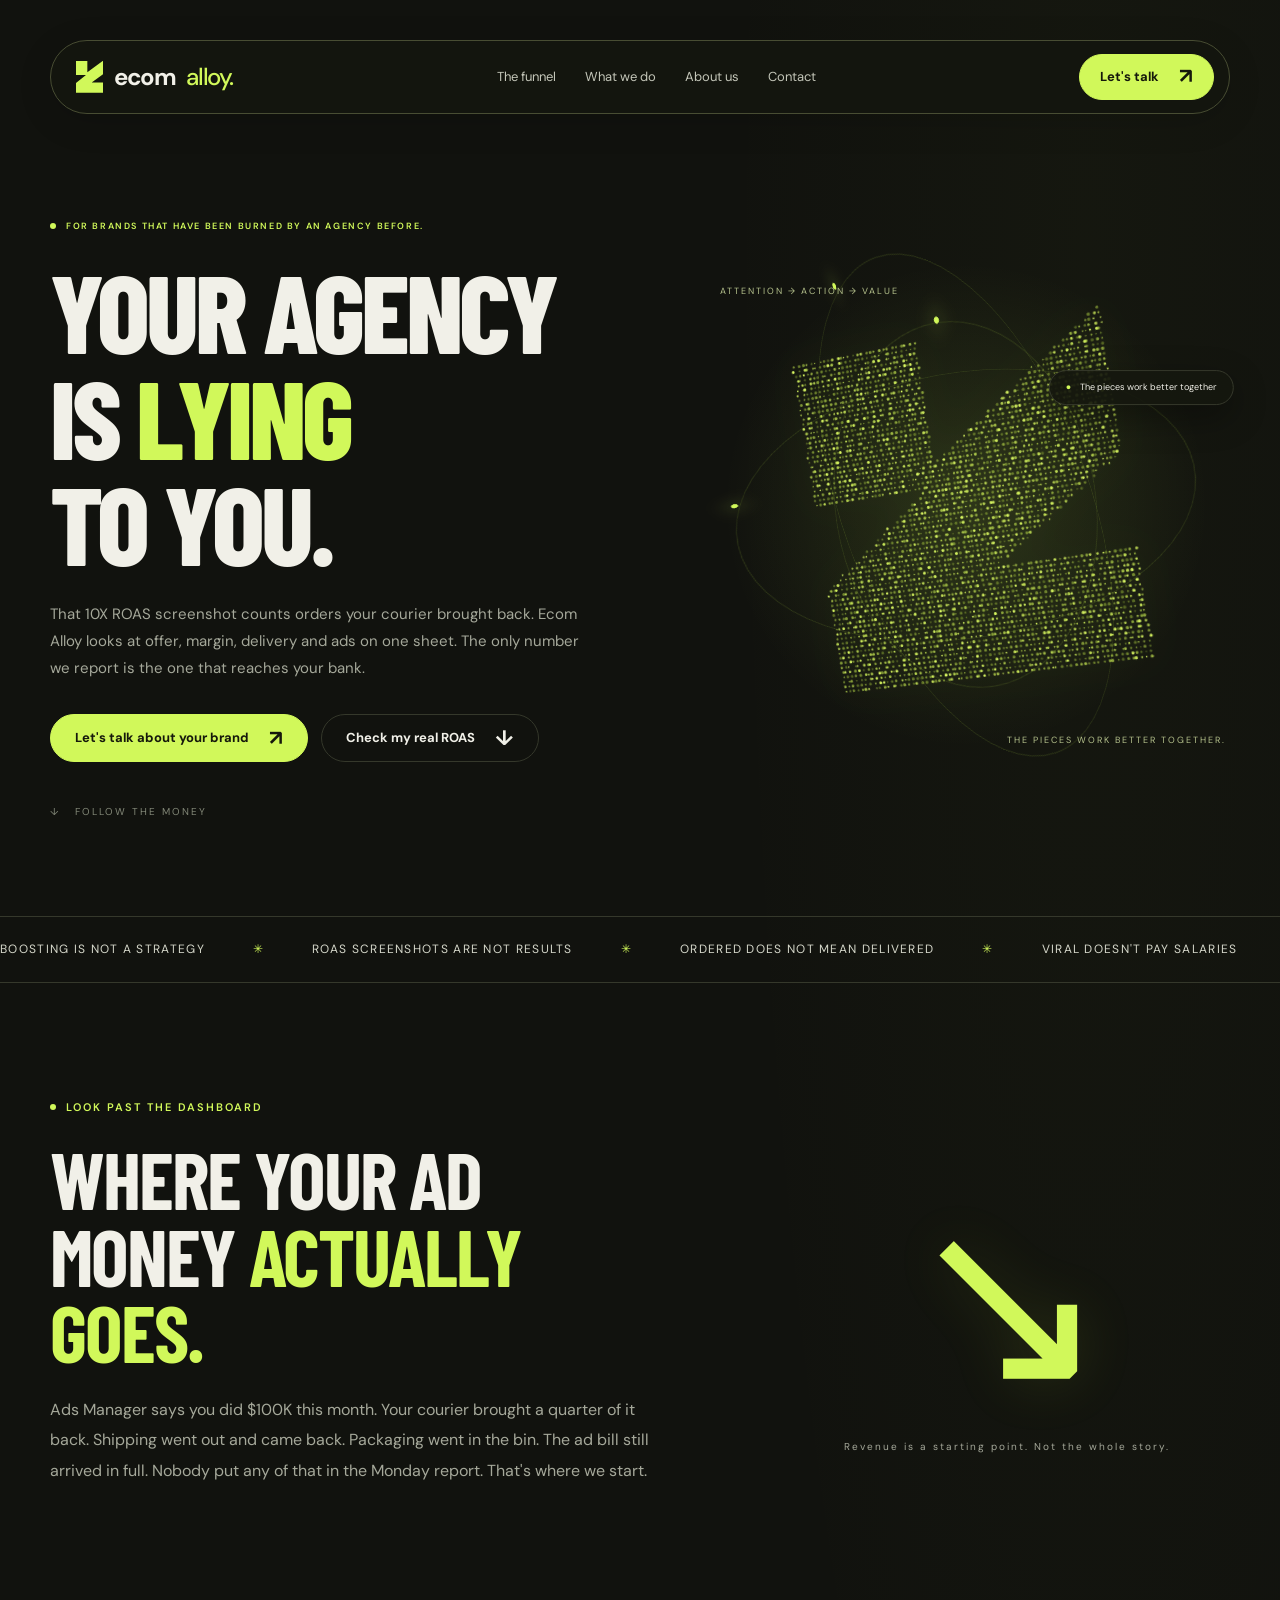
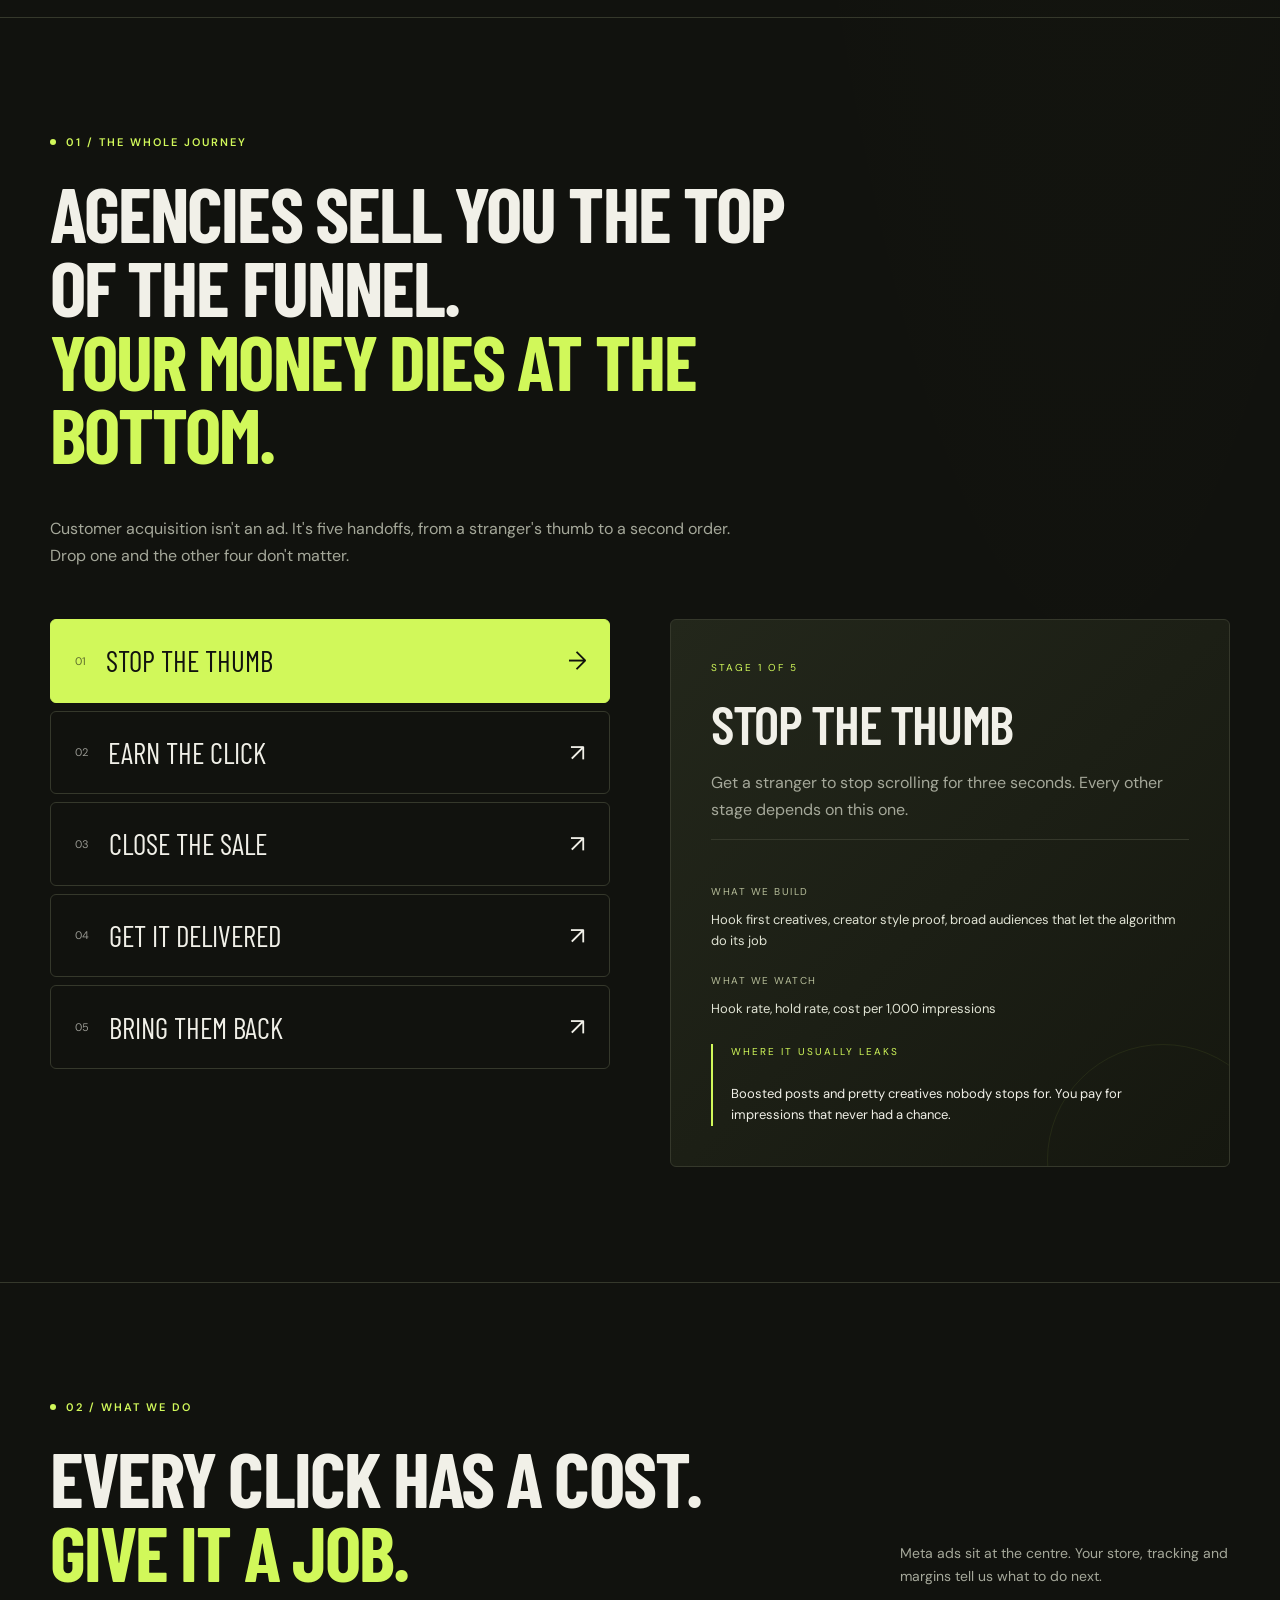
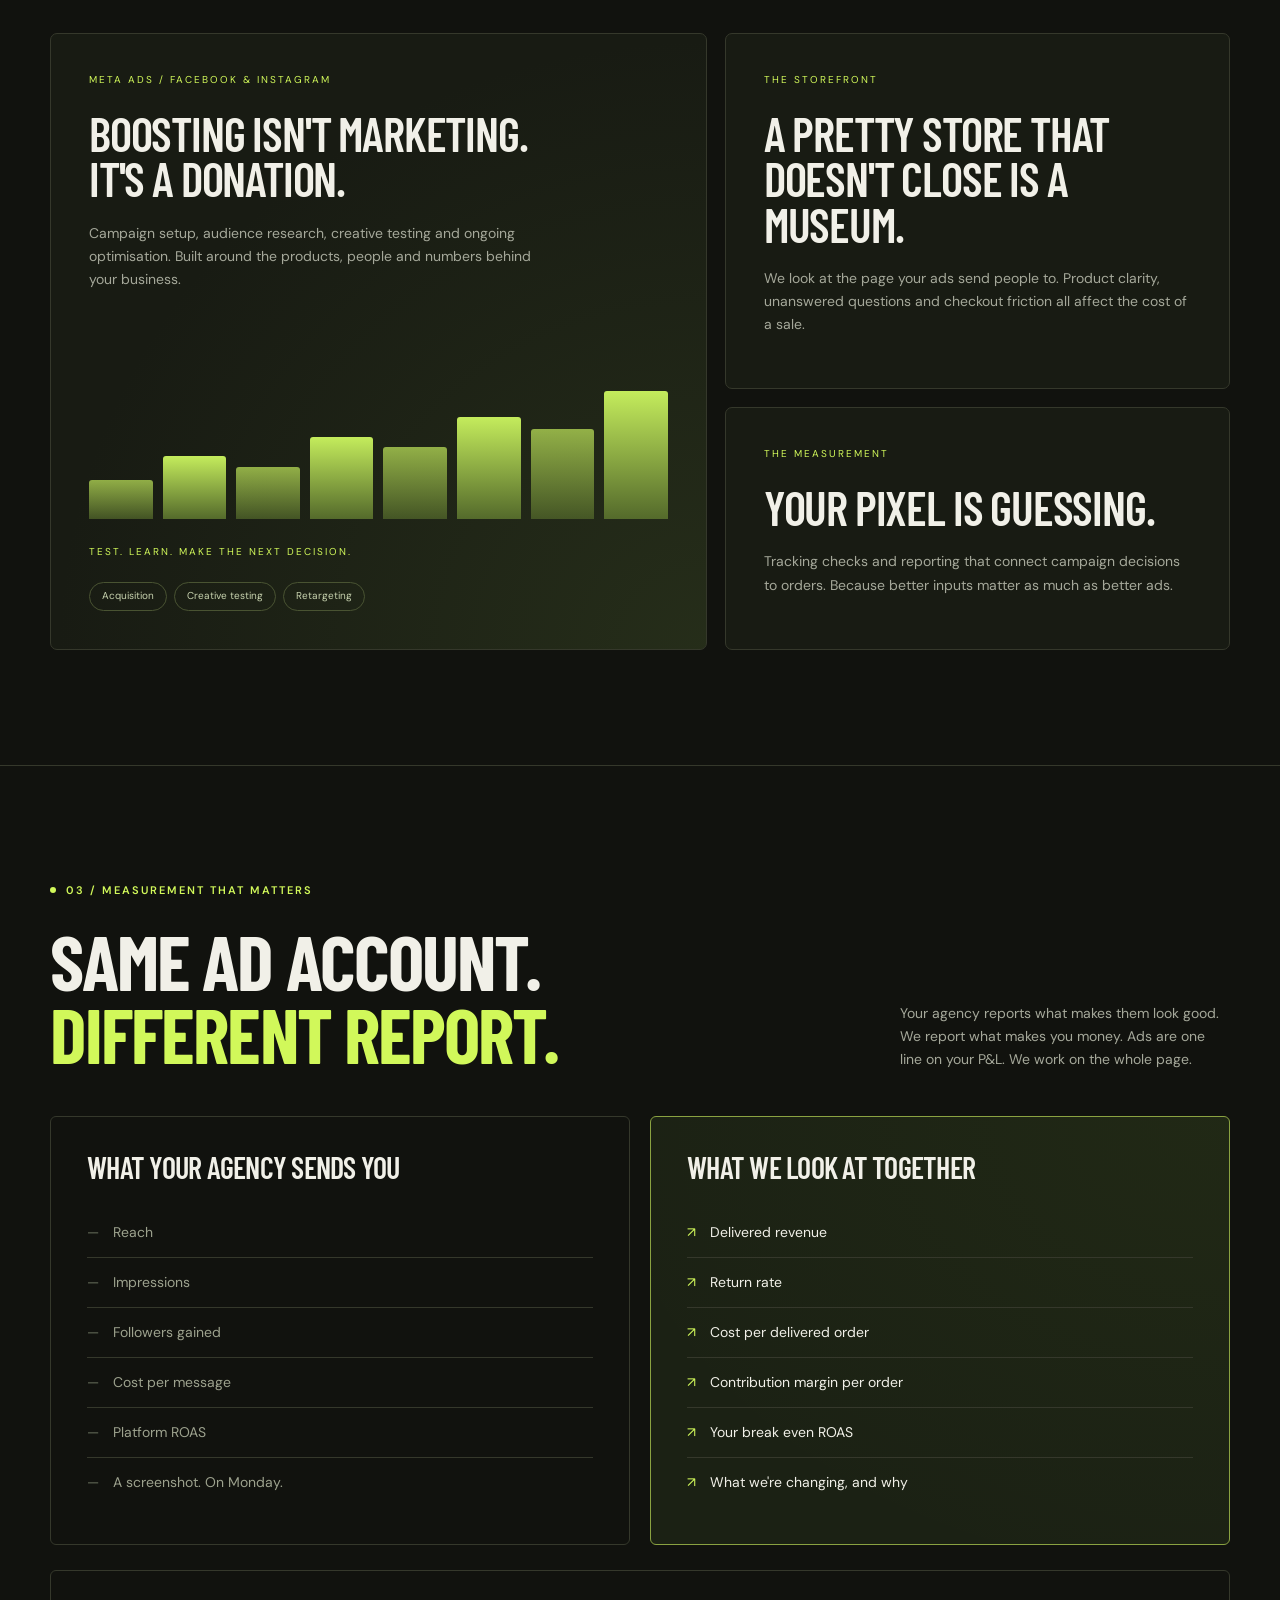
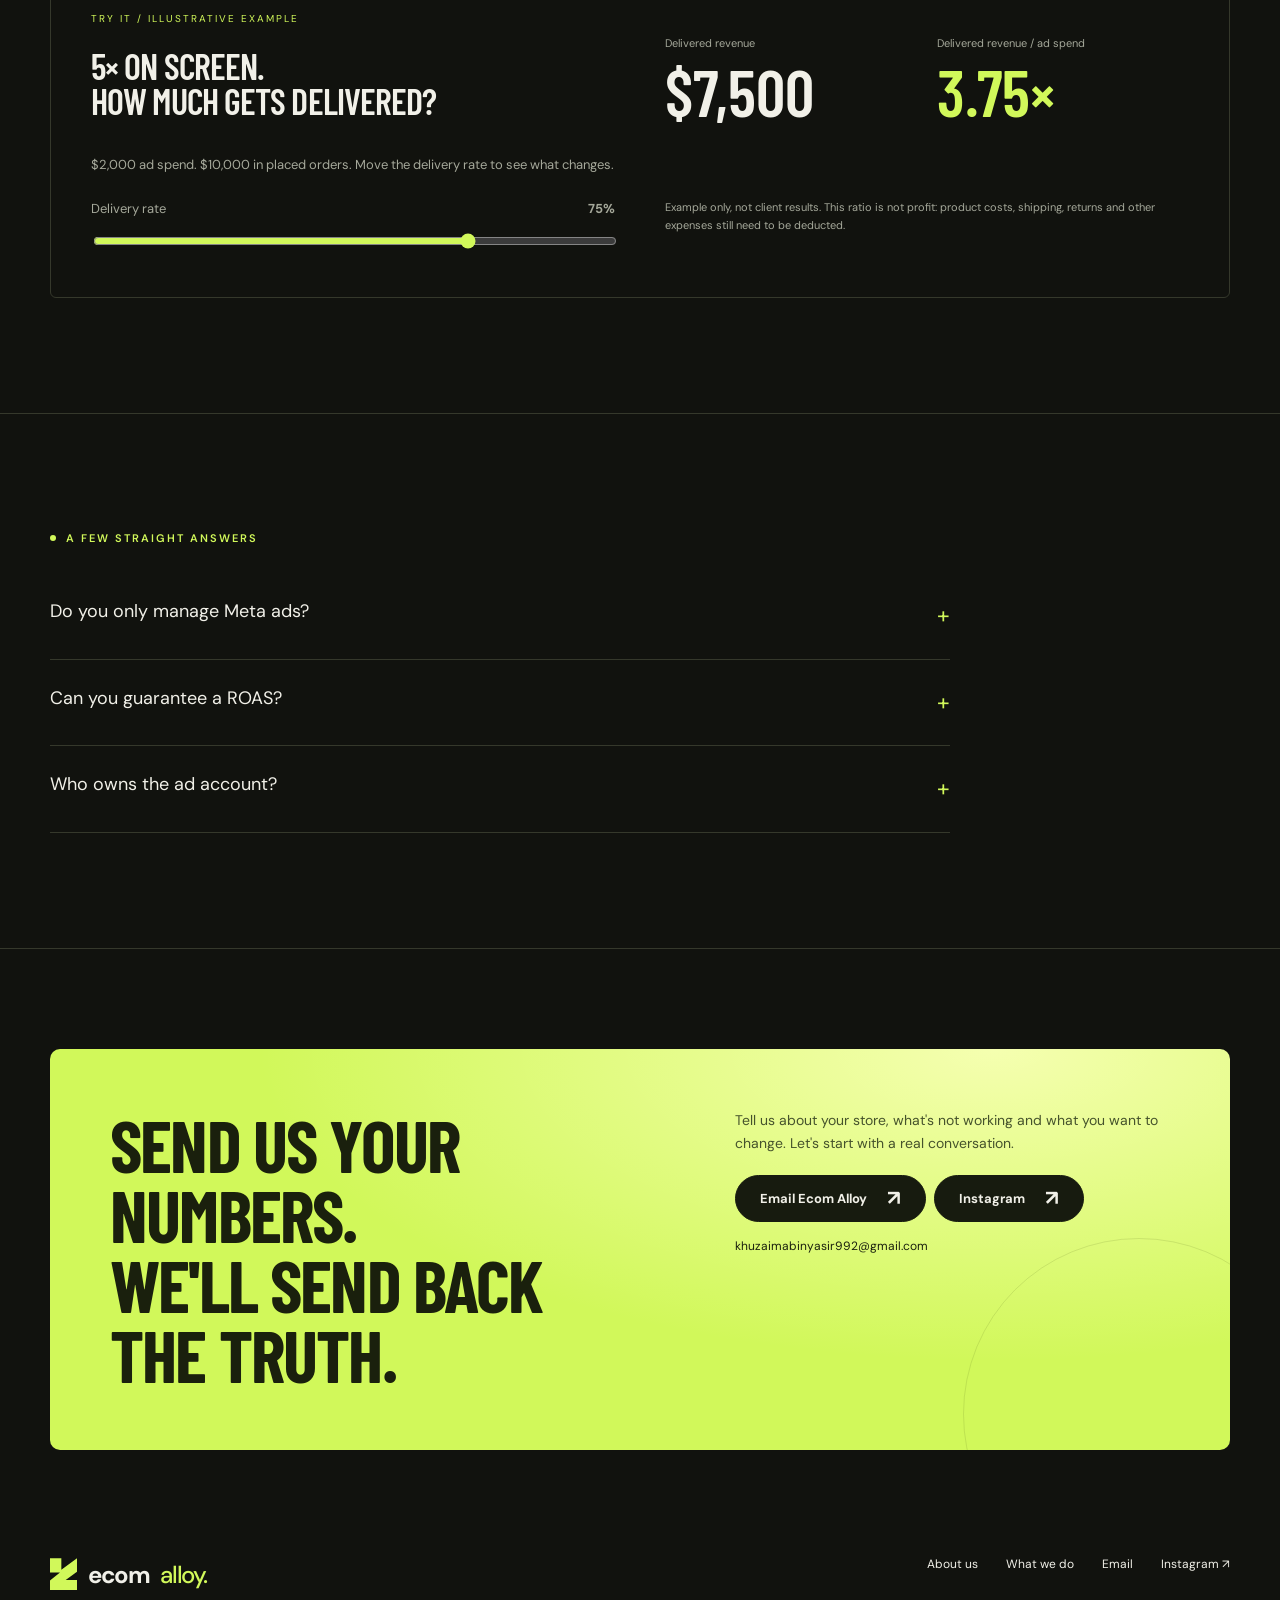
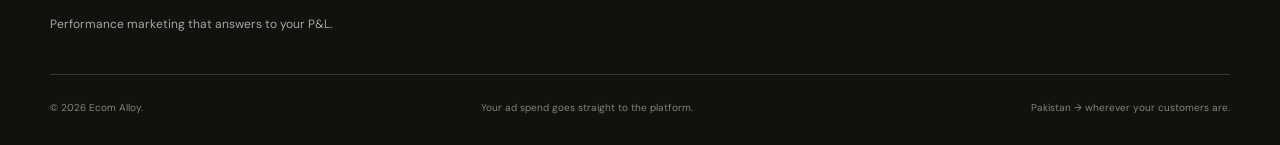
<file: index.html>
<!doctype html><html lang="en"><head><meta charset="utf-8"><meta name="viewport" content="width=device-width, initial-scale=1"><title>Ecom Alloy | Performance marketing that answers to your P&amp;L</title><meta name="description" content="Ecom Alloy. Meta ads, clear measurement and an ecommerce approach that looks beyond platform ROAS."><meta name="theme-color" content="#11120e"><link rel="icon" href="favicon.svg" type="image/svg+xml"><link rel="stylesheet" href="style.css"><link rel="stylesheet" href="refinements.css"><script src="app.js" defer></script></head><body><a class="skip" href="#main">Skip to content</a>
<div class="nav-wrap"><header class="nav wrap"><a class="brand" href="./" aria-label="Ecom Alloy home"><span class="mark" aria-hidden="true"></span>ecom<b>alloy.</b></a><nav class="nav-links" aria-label="Main navigation" id="menu"><a href="#funnel">The funnel</a><a href="#services">What we do</a><a href="about.html">About us</a><a href="#contact">Contact</a></nav><a class="button primary" href="#contact">Let's talk <span class="arrow">↗</span></a><button class="menu-toggle" aria-label="Toggle navigation" aria-controls="menu" aria-expanded="false">☰</button></header></div>
<main id="main"><section class="hero wrap"><div class="hero-copy reveal"><div class="eyebrow">For brands that have been burned by an agency before.</div><h1>Your agency<br>is <em>lying</em><br>to you.</h1><p>That 10X ROAS screenshot counts orders your courier brought back. Ecom Alloy looks at offer, margin, delivery and ads on one sheet. The only number we report is the one that reaches your bank.</p><div class="hero-actions"><a href="#contact" class="button primary">Let's talk about your brand <span class="arrow">↗</span></a><a href="#check" class="button">Check my real ROAS <span class="arrow">↓</span></a></div><a class="scroll-note" href="#funnel"><span>↓</span> Follow the money</a></div><div class="hero-graphic" aria-hidden="true"><div class="orbit"></div><div class="orbit"></div><div class="orbit"></div><span class="graphic-label top">Attention → action → value</span><svg class="alloy-art" viewBox="0 0 500 500"><defs><linearGradient id="alloy" x1="0" y1="0" x2="1" y2="1"><stop stop-color="#edffad"/><stop offset=".38" stop-color="#c4ef50"/><stop offset=".7" stop-color="#789c27"/><stop offset="1" stop-color="#d6ff70"/></linearGradient><pattern id="dots" width="7" height="7" patternUnits="userSpaceOnUse"><circle cx="2" cy="2" r="1.5" fill="#13180c" opacity=".5"/></pattern></defs><g transform="rotate(-8 250 250)"><path d="M77 87h139v130L407 87v137L253 328h154v90H77V301l139-94H77z" fill="url(#alloy)"/><path d="M77 87h139v130L407 87v137L253 328h154v90H77V301l139-94H77z" fill="url(#dots)"/><path d="M77 87h139v130L407 87" fill="none" stroke="#f0ffc4" stroke-width="2" opacity=".8"/></g></svg><div class="graphic-badge"><span>●</span> Built around the business.</div><span class="graphic-label bottom">The pieces work better together.</span></div></section>
<div class="ticker" aria-label="Things we believe"><div class="ticker-track"><span>Boosting is not a strategy</span><span>ROAS screenshots are not results</span><span>Ordered does not mean delivered</span><span>Viral doesn't pay salaries</span><span>Sales matter. Margins matter more.</span><span>40 campaigns is not a structure</span><span aria-hidden="true">Boosting is not a strategy</span><span aria-hidden="true">ROAS screenshots are not results</span><span aria-hidden="true">Ordered does not mean delivered</span><span aria-hidden="true">Viral doesn't pay salaries</span><span aria-hidden="true">Sales matter. Margins matter more.</span><span aria-hidden="true">40 campaigns is not a structure</span></div></div>
<section class="section"><div class="wrap statement"><div><span class="eyebrow">Look past the dashboard</span><h2>Where your ad money <span class="lime">actually goes.</span></h2><p>Ads Manager says you did $100K this month. Your courier brought a quarter of it back. Shipping went out and came back. Packaging went in the bin. The ad bill still arrived in full. Nobody put any of that in the Monday report. That's where we start.</p></div><div class="statement-art" aria-hidden="true"><span class="cross-arrow">↘</span><span class="caption">Revenue is a starting point. Not the whole story.</span></div></div></section>
<section id="funnel" class="section"><div class="wrap"><span class="eyebrow">01 / The whole journey</span><div class="section-head"><h2>Agencies sell you the top of the funnel.<br><span class="lime">Your money dies at the bottom.</span></h2></div><p class="section-intro">Customer acquisition isn't an ad. It's five handoffs, from a stranger's thumb to a second order. Drop one and the other four don't matter.</p><div class="funnel"><div class="stages" role="tablist" aria-label="Customer acquisition stages" aria-orientation="vertical"><button class="stage" role="tab" id="stage-0" aria-controls="funnel-panel" aria-selected="true"><span class="stage-num">01</span><span class="stage-title">Stop the thumb</span><span class="stage-arrow">↗</span></button><button class="stage" role="tab" id="stage-1" aria-controls="funnel-panel" aria-selected="false" tabindex="-1"><span class="stage-num">02</span><span class="stage-title">Earn the click</span><span class="stage-arrow">↗</span></button><button class="stage" role="tab" id="stage-2" aria-controls="funnel-panel" aria-selected="false" tabindex="-1"><span class="stage-num">03</span><span class="stage-title">Close the sale</span><span class="stage-arrow">↗</span></button><button class="stage" role="tab" id="stage-3" aria-controls="funnel-panel" aria-selected="false" tabindex="-1"><span class="stage-num">04</span><span class="stage-title">Get it delivered</span><span class="stage-arrow">↗</span></button><button class="stage" role="tab" id="stage-4" aria-controls="funnel-panel" aria-selected="false" tabindex="-1"><span class="stage-num">05</span><span class="stage-title">Bring them back</span><span class="stage-arrow">↗</span></button></div><div class="funnel-panel" id="funnel-panel" role="tabpanel" tabindex="0" aria-labelledby="stage-0"><span class="small-label">Stage 1 of 5</span><h3>Stop the thumb</h3><p>Get a stranger to stop scrolling for three seconds. Every other stage depends on this one.</p></div></div></div></section>
<section id="services" class="section"><div class="wrap"><span class="eyebrow">02 / What we do</span><div class="section-head"><h2>Every click has a cost.<br><span class="lime">Give it a job.</span></h2><p>Meta ads sit at the centre. Your store, tracking and margins tell us what to do next.</p></div><div class="services"><article class="service main"><div><span class="small-label">Meta Ads / Facebook &amp; Instagram</span><h3>Boosting isn't marketing.<br>It's a donation.</h3><p>Campaign setup, audience research, creative testing and ongoing optimisation. Built around the products, people and numbers behind your business.</p></div><div><div class="ad-visual" aria-hidden="true"><i style="height:30%"></i><i style="height:48%"></i><i style="height:40%"></i><i style="height:63%"></i><i style="height:55%"></i><i style="height:78%"></i><i style="height:69%"></i><i style="height:98%"></i></div><span class="small-label">Test. Learn. Make the next decision.</span><div class="tags"><span class="tag">Acquisition</span><span class="tag">Creative testing</span><span class="tag">Retargeting</span></div></div></article><article class="service"><span class="small-label">The storefront</span><h3>A pretty store that doesn't close is a museum.</h3><p>We look at the page your ads send people to. Product clarity, unanswered questions and checkout friction all affect the cost of a sale.</p></article><article class="service"><span class="small-label">The measurement</span><h3>Your pixel is guessing.</h3><p>Tracking checks and reporting that connect campaign decisions to orders. Because better inputs matter as much as better ads.</p></article></div></div></section>
<section class="section" id="check"><div class="wrap"><span class="eyebrow">03 / Measurement that matters</span><div class="section-head"><h2>Same ad account.<br><span class="lime">Different report.</span></h2><p>Your agency reports what makes them look good. We report what makes you money. Ads are one line on your P&amp;L. We work on the whole page.</p></div><div class="report"><article class="report-side"><h3>What your agency sends you</h3><ul><li>Reach</li><li>Impressions</li><li>Followers gained</li><li>Cost per message</li><li>Platform ROAS</li><li>A screenshot. On Monday.</li></ul></article><article class="report-side good"><h3>What we look at together</h3><ul><li>Delivered revenue</li><li>Return rate</li><li>Cost per delivered order</li><li>Contribution margin per order</li><li>Your break even ROAS</li><li>What we're changing, and why</li></ul></article></div><div class="calculator"><div><span class="small-label">Try it / Illustrative example</span><h3>5× on screen.<br>How much gets delivered?</h3><p style="font-size:13px">$2,000 ad spend. $10,000 in placed orders. Move the delivery rate to see what changes.</p><label for="delivery">Delivery rate <strong id="delivery-label">75%</strong></label><input id="delivery" type="range" min="10" max="100" value="75" step="1"></div><div class="calc-results"><div><small>Delivered revenue</small><strong id="delivered-revenue">$7,500</strong></div><div><small>Delivered revenue / ad spend</small><strong id="real-roas" class="lime">3.75×</strong></div><p>Example only, not client results. This ratio is not profit: product costs, shipping, returns and other expenses still need to be deducted.</p></div></div></div></section>
<section class="section"><div class="wrap"><span class="eyebrow">A few straight answers</span><div class="faq"><details><summary>Do you only manage Meta ads?</summary><p>Meta ads are our focus: campaign setup, testing, optimisation and reporting. We also examine the store and measurement behind those campaigns so the ads have a better foundation.</p></details><details><summary>Can you guarantee a ROAS?</summary><p>Anyone who guarantees ROAS before seeing your margins is guessing with your money. We start with the business, the data and what can realistically be improved.</p></details><details><summary>Who owns the ad account?</summary><p>You do. Campaigns run in your account, and you pay Meta directly. Access and campaign history stay with your business.</p></details></div></div></section>
<section class="contact wrap" id="contact"><div class="contact-box"><h2>Send us your numbers.<br>We'll send back<br>the truth.</h2><div><p>Tell us about your store, what's not working and what you want to change. Let's start with a real conversation.</p><a class="button" href="mailto:khuzaimabinyasir992@gmail.com?subject=Let%27s%20talk%20about%20my%20brand">Email Ecom Alloy <span class="arrow">↗</span></a><a class="button" href="https://www.instagram.com/khuzaima_yasir/" target="_blank" rel="noopener noreferrer">Instagram <span class="arrow">↗</span></a><a class="contact-address" href="mailto:khuzaimabinyasir992@gmail.com">khuzaimabinyasir992@gmail.com</a></div></div></section></main>
<footer class="footer wrap"><div class="footer-top"><div><a class="brand" href="./"><span class="mark" aria-hidden="true"></span>ecom<b>alloy.</b></a><p>Performance marketing that answers to your P&amp;L.</p></div><nav class="footer-links" aria-label="Footer"><a href="about.html">About us</a><a href="#services">What we do</a><a href="mailto:khuzaimabinyasir992@gmail.com">Email</a><a href="https://www.instagram.com/khuzaima_yasir/" target="_blank" rel="noopener noreferrer">Instagram ↗</a></nav></div><div class="footer-bottom"><span>© 2026 Ecom Alloy.</span><span>Your ad spend goes straight to the platform.</span><span>Pakistan → wherever your customers are.</span></div></footer></body></html>
</file>
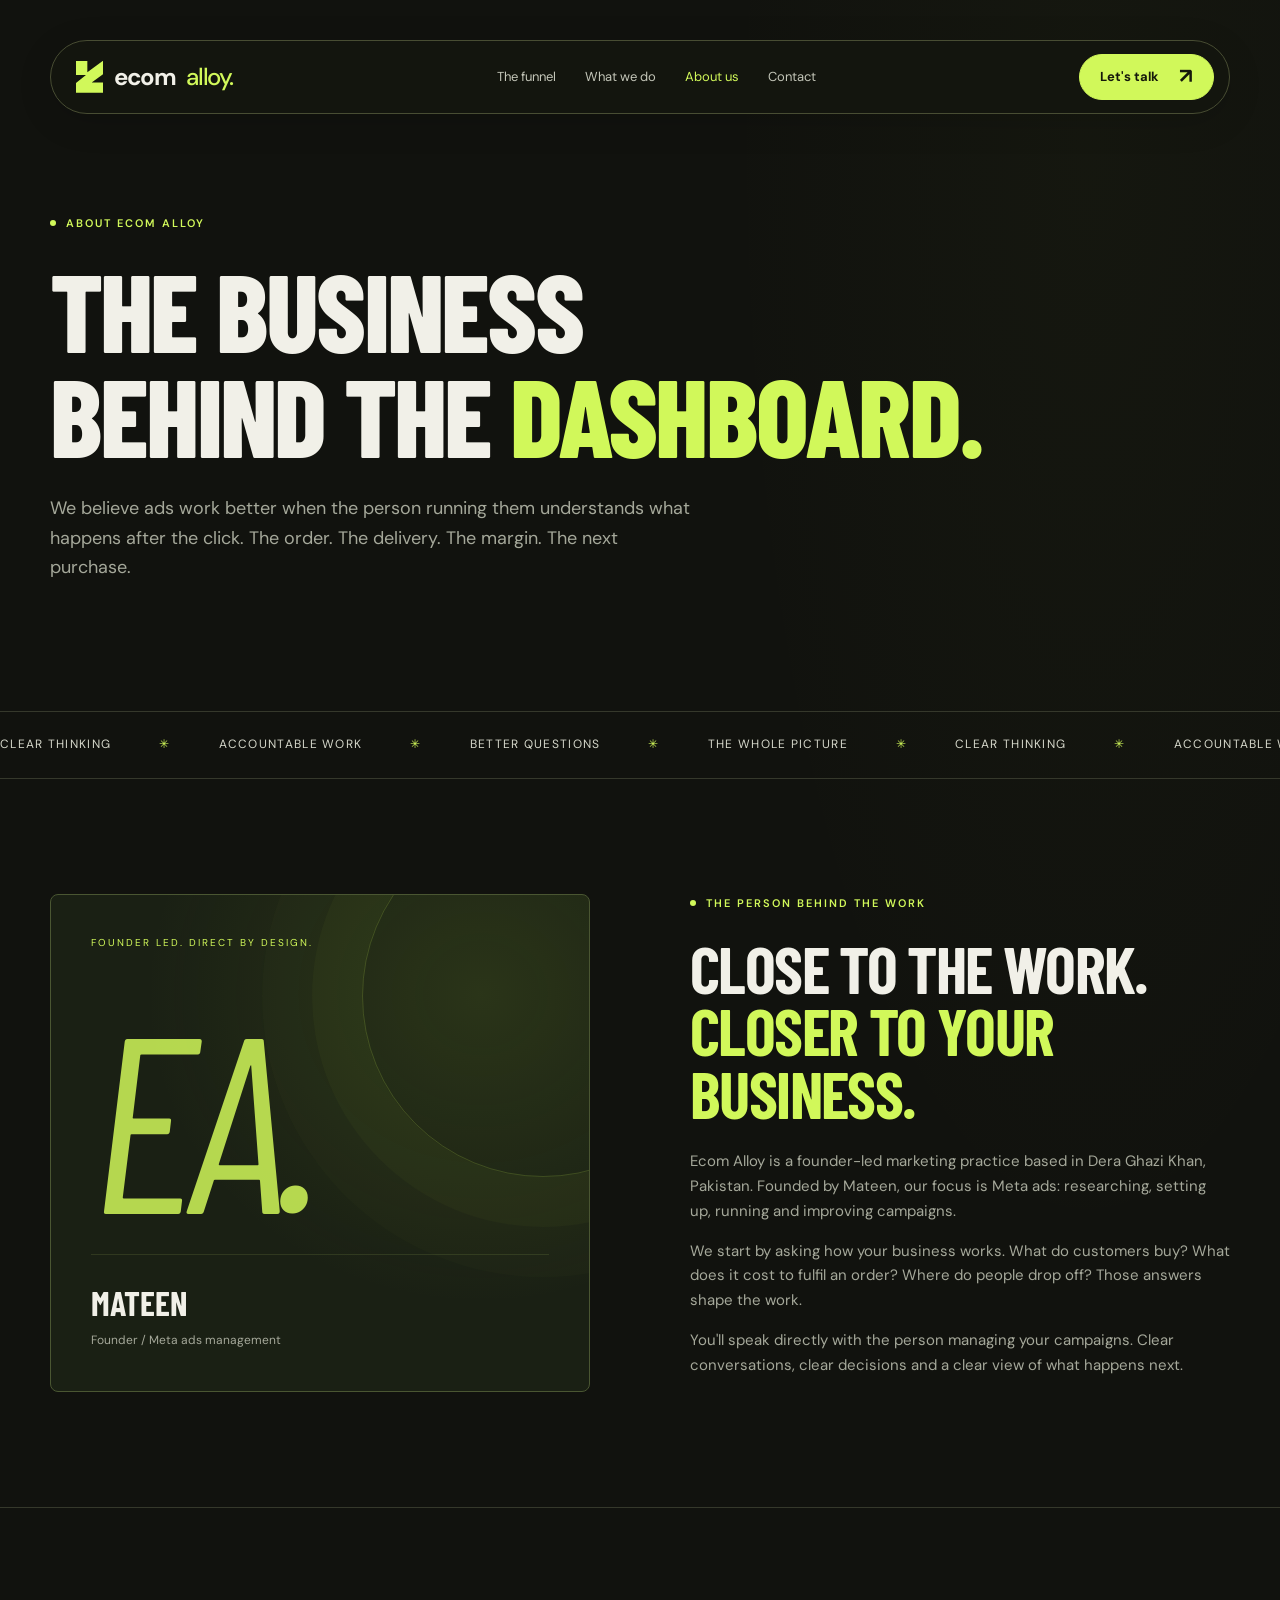
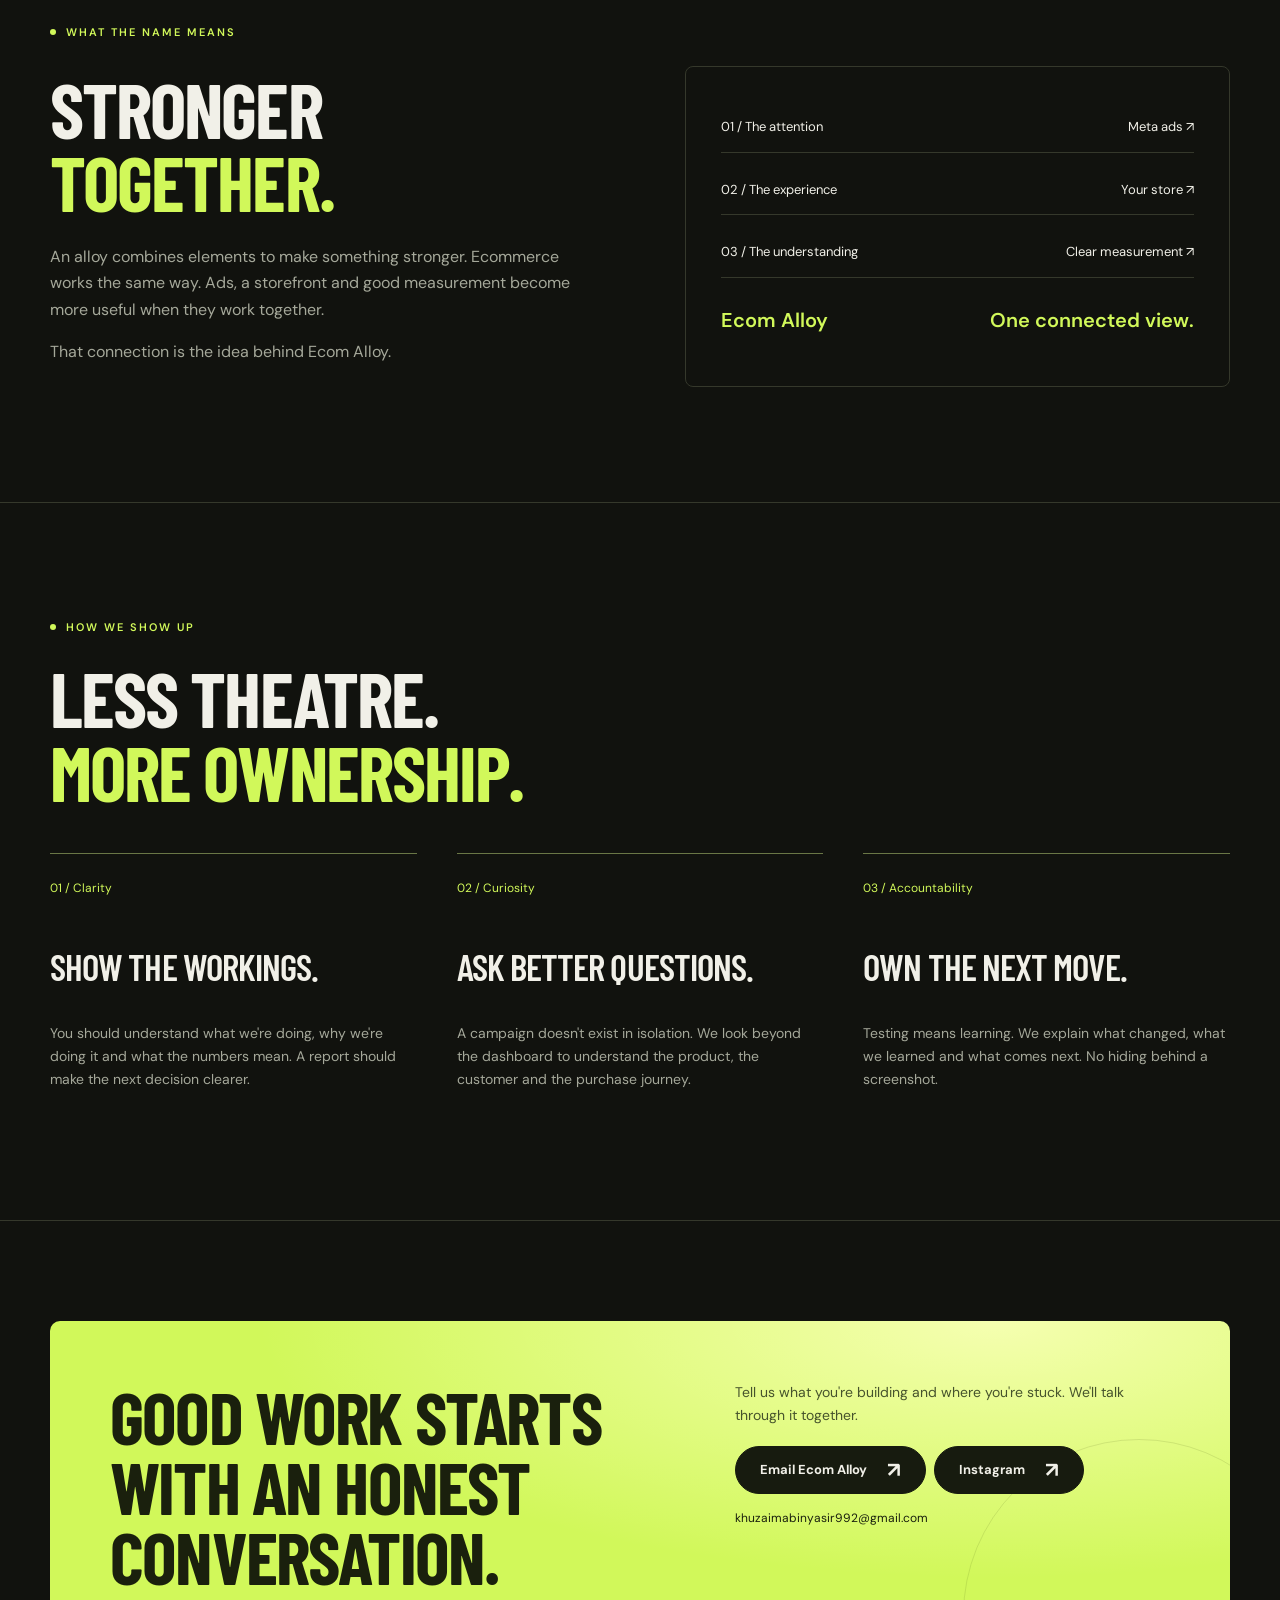
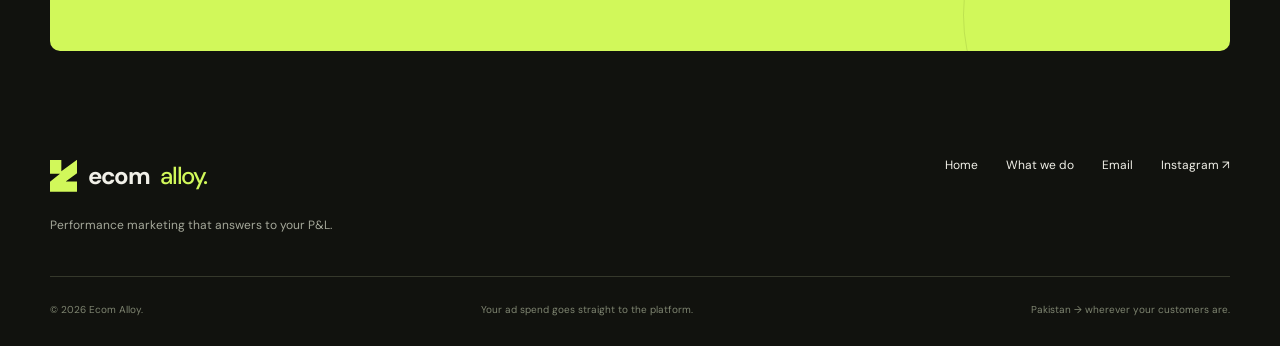
<file: about.html>
<!doctype html><html lang="en"><head><meta charset="utf-8"><meta name="viewport" content="width=device-width, initial-scale=1"><title>About Us | Ecom Alloy</title><meta name="description" content="Meet Ecom Alloy: a founder-led Meta ads practice built around clear thinking, accountable work and the business behind the dashboard."><meta name="theme-color" content="#11120e"><link rel="icon" href="favicon.svg" type="image/svg+xml"><link rel="stylesheet" href="style.css"><link rel="stylesheet" href="refinements.css"><script src="app.js" defer></script></head><body><a class="skip" href="#main">Skip to content</a><div class="nav-wrap"><header class="nav wrap"><a class="brand" href="./" aria-label="Ecom Alloy home"><span class="mark" aria-hidden="true"></span>ecom<b>alloy.</b></a><nav class="nav-links" aria-label="Main navigation" id="menu"><a href="index.html#funnel">The funnel</a><a href="index.html#services">What we do</a><a href="about.html" aria-current="page">About us</a><a href="#contact">Contact</a></nav><a class="button primary" href="#contact">Let's talk <span class="arrow">↗</span></a><button class="menu-toggle" aria-label="Toggle navigation" aria-controls="menu" aria-expanded="false">☰</button></header></div><main id="main"><section class="about-hero wrap reveal"><span class="eyebrow">About Ecom Alloy</span><h1>The business<br>behind the <span class="lime">dashboard.</span></h1><p class="lead">We believe ads work better when the person running them understands what happens after the click. The order. The delivery. The margin. The next purchase.</p></section><div class="ticker"><div class="ticker-track"><span>Clear thinking</span><span>Accountable work</span><span>Better questions</span><span>The whole picture</span><span>Clear thinking</span><span>Accountable work</span><span>Better questions</span><span>The whole picture</span><span aria-hidden="true">Clear thinking</span><span aria-hidden="true">Accountable work</span><span aria-hidden="true">Better questions</span><span aria-hidden="true">The whole picture</span></div></div><section class="section"><div class="wrap about-grid"><div class="founder-card"><span class="small-label">Founder led. Direct by design.</span><div class="founder-monogram" aria-hidden="true">EA.</div><div><strong>Mateen</strong><span class="role">Founder / Meta ads management</span></div></div><div class="about-text"><span class="eyebrow">The person behind the work</span><h2>Close to the work.<br><span class="lime">Closer to your business.</span></h2><p>Ecom Alloy is a founder-led marketing practice based in Dera Ghazi Khan, Pakistan. Founded by Mateen, our focus is Meta ads: researching, setting up, running and improving campaigns.</p><p>We start by asking how your business works. What do customers buy? What does it cost to fulfil an order? Where do people drop off? Those answers shape the work.</p><p>You'll speak directly with the person managing your campaigns. Clear conversations, clear decisions and a clear view of what happens next.</p></div></div></section><section class="section"><div class="wrap"><span class="eyebrow">What the name means</span><div class="name-story"><div><h2>Stronger<br><span class="lime">together.</span></h2><p>An alloy combines elements to make something stronger. Ecommerce works the same way. Ads, a storefront and good measurement become more useful when they work together.</p><p>That connection is the idea behind Ecom Alloy.</p></div><div class="alloy-equation"><div class="equation-row"><span>01 / The attention</span><span>Meta ads ↗</span></div><div class="equation-row"><span>02 / The experience</span><span>Your store ↗</span></div><div class="equation-row"><span>03 / The understanding</span><span>Clear measurement ↗</span></div><div class="equation-row"><span>Ecom Alloy</span><span>One connected view.</span></div></div></div></div></section><section class="section"><div class="wrap"><span class="eyebrow">How we show up</span><div class="section-head"><h2>Less theatre.<br><span class="lime">More ownership.</span></h2></div><div class="values"><article class="value"><span class="number">01 / Clarity</span><h3>Show the workings.</h3><p>You should understand what we're doing, why we're doing it and what the numbers mean. A report should make the next decision clearer.</p></article><article class="value"><span class="number">02 / Curiosity</span><h3>Ask better questions.</h3><p>A campaign doesn't exist in isolation. We look beyond the dashboard to understand the product, the customer and the purchase journey.</p></article><article class="value"><span class="number">03 / Accountability</span><h3>Own the next move.</h3><p>Testing means learning. We explain what changed, what we learned and what comes next. No hiding behind a screenshot.</p></article></div></div></section><section class="contact wrap" id="contact"><div class="contact-box"><h2>Good work starts<br>with an honest<br>conversation.</h2><div><p>Tell us what you're building and where you're stuck. We'll talk through it together.</p><a class="button" href="mailto:khuzaimabinyasir992@gmail.com?subject=Hello%20Ecom%20Alloy">Email Ecom Alloy <span class="arrow">↗</span></a><a class="button" href="https://www.instagram.com/khuzaima_yasir/" target="_blank" rel="noopener noreferrer">Instagram <span class="arrow">↗</span></a><a class="contact-address" href="mailto:khuzaimabinyasir992@gmail.com">khuzaimabinyasir992@gmail.com</a></div></div></section></main><footer class="footer wrap"><div class="footer-top"><div><a class="brand" href="./"><span class="mark" aria-hidden="true"></span>ecom<b>alloy.</b></a><p>Performance marketing that answers to your P&amp;L.</p></div><nav class="footer-links" aria-label="Footer"><a href="./">Home</a><a href="index.html#services">What we do</a><a href="mailto:khuzaimabinyasir992@gmail.com">Email</a><a href="https://www.instagram.com/khuzaima_yasir/" target="_blank" rel="noopener noreferrer">Instagram ↗</a></nav></div><div class="footer-bottom"><span>© 2026 Ecom Alloy.</span><span>Your ad spend goes straight to the platform.</span><span>Pakistan → wherever your customers are.</span></div></footer></body></html>
</file>
<file: style.css>
@import url('https://fonts.googleapis.com/css2?family=Barlow+Condensed:wght@600;700;800;900&family=DM+Sans:wght@400;500;600;700&display=swap');
:root{--bg:#11120e;--panel:#1a1c15;--line:#35382b;--lime:#d1f85a;--text:#f1f0e8;--muted:#a5a89a}*{box-sizing:border-box}html{scroll-behavior:smooth;scroll-padding-top:115px}body{margin:0;background:var(--bg);color:var(--text);font-family:'DM Sans',sans-serif;font-size:16px;line-height:1.65}::selection{background:var(--lime);color:var(--bg)}a{color:inherit;text-decoration:none}button,input{font:inherit}button,a{-webkit-tap-highlight-color:transparent}a:focus-visible,button:focus-visible,input:focus-visible{outline:2px solid var(--lime);outline-offset:5px}button{cursor:pointer}h1,h2,h3,p{margin-top:0}h1,h2,h3{font-family:'Barlow Condensed','Arial Narrow',Impact,sans-serif;text-transform:uppercase;line-height:.96;letter-spacing:-.025em}h1{font-size:clamp(76px,8.6vw,138px);font-weight:800;margin-bottom:26px}h2{font-size:clamp(52px,6vw,88px);font-weight:700;margin-bottom:25px}h3{font-size:38px;font-weight:600}p{color:var(--muted)}.wrap{width:min(1320px,calc(100% - 100px));margin:auto}.skip{position:absolute;top:-80px;left:20px;z-index:100}.skip:focus{top:15px;background:var(--lime);padding:10px;color:#111}.nav-wrap{position:sticky;top:20px;z-index:30;padding-top:20px;margin-bottom:-100px}.nav{display:flex;align-items:center;justify-content:space-between;gap:25px;border:1px solid #484d33;background:#14160fea;backdrop-filter:blur(18px);border-radius:100px;padding:13px 15px 13px 25px}.brand{font-size:24px;letter-spacing:-1.4px;font-weight:700;display:inline-flex;align-items:center;gap:11px;white-space:nowrap}.brand b{color:var(--lime);font-weight:500}.mark{width:27px;height:32px;display:inline-block;background:var(--lime);clip-path:polygon(0 0,42% 0,42% 36%,100% 0,100% 42%,58% 68%,100% 68%,100% 100%,0 100%,0 69%,37% 44%,0 44%)}.nav-links{display:flex;gap:29px;align-items:center;font-size:13px}.nav-links a{color:#c4c6b9}.nav-links a:hover,.nav-links a[aria-current]{color:var(--lime)}.button{border:1px solid var(--line);padding:15px 24px;border-radius:100px;font-size:13px;font-weight:700;display:inline-flex;align-items:center;justify-content:center;gap:20px;line-height:1.2;transition:transform .2s,background .2s}.button:hover{transform:translateY(-3px);border-color:var(--lime)}.button.primary{background:var(--lime);color:#15180b;border-color:var(--lime)}.nav .button{padding:14px 20px}.arrow{font-size:21px;line-height:.7}.menu-toggle{display:none;background:none;color:var(--text);border:0;font-size:24px}.eyebrow{display:flex;align-items:center;gap:10px;text-transform:uppercase;font-size:11px;font-weight:600;letter-spacing:2px;color:var(--lime);margin-bottom:25px}.eyebrow:before{content:'';height:6px;width:6px;background:var(--lime);border-radius:50%}.hero{min-height:830px;padding:215px 0 95px;display:grid;grid-template-columns:1.17fr 1fr;align-items:center;gap:55px}.hero-copy{position:relative;z-index:2}.hero h1 em{font-style:normal;color:var(--lime)}.hero p{max-width:550px;font-size:15px;line-height:1.8}.hero-actions{display:flex;gap:13px;margin-top:32px;flex-wrap:wrap}.hero-graphic{position:relative;aspect-ratio:1;display:flex;align-items:center;justify-content:center;isolation:isolate}.hero-graphic:before{content:'';position:absolute;inset:0;background:radial-gradient(ellipse,#c9fc5620,transparent 65%);z-index:-1}.orbit{position:absolute;inset:6%;border:1px solid #bff04425;border-radius:50%;transform:rotateX(55deg) rotate(-30deg)}.orbit:nth-child(2){inset:15%;transform:rotateY(45deg) rotate(45deg)}.orbit:nth-child(3){inset:0;transform:rotateX(20deg) rotateY(60deg)}.orbit:after{content:'';position:absolute;top:13%;left:13%;width:7px;height:7px;background:var(--lime);box-shadow:0 0 22px var(--lime);border-radius:100%}.alloy-art{width:90%;height:90%;filter:drop-shadow(0 0 26px #a2ce3520);animation:drift 7s ease-in-out infinite}.graphic-label{position:absolute;font-size:9px;letter-spacing:2px;text-transform:uppercase;color:#b5c18c}.graphic-label.top{top:7%;left:5%}.graphic-label.bottom{bottom:3%;right:0}.graphic-badge{position:absolute;right:-5px;top:20%;padding:9px 13px;border:1px solid var(--line);background:#15180fe8;border-radius:7px;font-size:10px}.graphic-badge span{color:var(--lime);margin-right:7px}.scroll-note{font-size:10px;text-transform:uppercase;letter-spacing:2px;color:#828777;display:flex;gap:14px;align-items:center;margin-top:42px}.ticker{border-block:1px solid var(--line);padding:23px 0;overflow:hidden;white-space:nowrap}.ticker-track{display:flex;width:max-content;gap:48px;animation:marquee 45s linear infinite;font-size:12px;text-transform:uppercase;letter-spacing:1.3px;color:#d5d7ca}.ticker-track span:after{content:'✳';color:var(--lime);margin-left:48px}.section{padding:115px 0;border-bottom:1px solid var(--line)}.section-head{display:flex;justify-content:space-between;align-items:flex-end;gap:45px;margin-bottom:45px}.section-head h2{max-width:760px;margin-bottom:0}.section-head p{max-width:330px;margin-bottom:0;font-size:14px}.statement{display:grid;grid-template-columns:1.4fr 1fr;gap:110px;align-items:center}.statement h2{font-size:clamp(55px,6.2vw,92px)}.statement p{font-size:16px;line-height:1.9}.lime{color:var(--lime)}.statement-art{position:relative;display:grid;place-items:center;min-height:310px}.cross-arrow{font-family:Arial,sans-serif;font-size:245px;color:var(--lime);line-height:1;text-shadow:0 0 60px #d1f83b20}.statement-art .caption{position:absolute;bottom:0;letter-spacing:2px;font-size:10px;color:var(--muted)}.section-intro{max-width:700px;margin-bottom:50px}.funnel{display:grid;grid-template-columns:1fr 1fr;gap:60px}.stages{display:flex;flex-direction:column;gap:8px}.stage{display:flex;align-items:center;gap:20px;padding:21px 24px;text-align:left;border:1px solid var(--line);border-radius:6px;background:transparent;color:var(--text);transition:.25s}.stage:hover{background:#20241a}.stage[aria-selected=true]{color:var(--bg);background:var(--lime);border-color:var(--lime)}.stage-num{font-size:11px;opacity:.6}.stage-title{font-family:'Barlow Condensed',Impact,sans-serif;text-transform:uppercase;font-size:29px;line-height:1}.stage .stage-arrow{margin-left:auto;font-size:24px}.funnel-panel{padding:40px;border:1px solid var(--line);border-radius:6px;background:linear-gradient(135deg,#23271b,#15170f)}.small-label{font-size:10px;letter-spacing:2px;text-transform:uppercase;color:var(--lime);display:block;margin-bottom:22px}.funnel-panel h3{font-size:54px;margin-bottom:20px}.funnel-panel dl{border-top:1px solid var(--line);padding-top:22px}.funnel-panel dt{font-size:10px;text-transform:uppercase;letter-spacing:1.5px;color:#b7be9a;margin-top:22px}.funnel-panel dd{margin:8px 0;color:#e0e3d4;font-size:13px}.leak{margin-top:25px;font-size:13px;border-left:2px solid var(--lime);padding-left:18px}.services{display:grid;grid-template-columns:1.3fr 1fr;gap:18px}.service{border:1px solid var(--line);padding:38px;border-radius:7px;background:#181b13;position:relative;overflow:hidden}.service.main{grid-row:span 2;display:flex;flex-direction:column;justify-content:space-between;background:radial-gradient(ellipse at bottom right,#37452270,transparent 70%),#181b13;min-height:540px}.service h3{font-size:clamp(37px,3.7vw,53px);max-width:440px;margin-bottom:20px}.service p{font-size:14px;max-width:460px}.service-icon{font-size:32px;color:var(--lime);margin-bottom:20px}.tags{display:flex;gap:7px;flex-wrap:wrap}.tag{font-size:10px;border:1px solid #495332;padding:5px 12px;border-radius:30px;color:#c9d4b0}.ad-visual{height:130px;display:flex;gap:10px;align-items:flex-end;margin:35px 0 25px}.ad-visual i{display:block;flex:1;background:linear-gradient(0deg,#546a2b,#c4ec5c);border-radius:3px 3px 0 0;opacity:.7;transform-origin:bottom}.ad-visual i:nth-child(2n){opacity:1}.report{display:grid;grid-template-columns:1fr 1fr;gap:20px;margin-top:45px}.report-side{padding:36px;border:1px solid var(--line);border-radius:6px}.report-side.good{border-color:#8aa241;background:#1e2515}.report-side h3{font-size:30px;margin-bottom:26px}.report-side ul{padding:0;margin:0;list-style:none}.report-side li{padding:13px 0;border-bottom:1px solid var(--line);font-size:14px;color:#9da28e}.report-side li:last-child{border-bottom:0}.report-side li:before{content:'—';margin-right:14px;color:#68705c}.report-side.good li{color:var(--text)}.report-side.good li:before{content:'↗';color:var(--lime)}.calculator{margin-top:25px;display:grid;grid-template-columns:1fr 1fr;gap:50px;padding:40px;border:1px solid var(--line);border-radius:6px}.calculator h3{font-size:36px}.calculator label{display:flex;justify-content:space-between;font-size:13px;color:var(--muted);margin:22px 0 12px}.calculator input{width:100%;accent-color:var(--lime)}.calc-results{display:grid;grid-template-columns:1fr 1fr;gap:20px;align-items:center}.calc-results small{font-size:11px;color:var(--muted);display:block}.calc-results strong{display:block;font-family:'Barlow Condensed',Impact,sans-serif;font-size:65px;font-weight:600;line-height:1.2}.calc-results p{font-size:11px;grid-column:1/-1;margin:0}.contact{padding:100px 0 70px}.contact-box{display:grid;grid-template-columns:1.3fr 1fr;gap:60px;background:var(--lime);color:#1a200d;border-radius:10px;padding:60px}.contact-box h2{font-size:clamp(48px,5.7vw,80px);margin-bottom:0}.contact-box p{color:#46532c;font-size:14px}.contact-box .button{background:#171b0f;border-color:#171b0f;color:var(--text);margin:5px 8px 15px 0}.contact-box .contact-address{display:block;font-size:12px;overflow-wrap:anywhere}.footer{padding:35px 0 28px}.footer-top{display:flex;justify-content:space-between;gap:30px;border-bottom:1px solid var(--line);padding-bottom:40px}.footer p{font-size:12px;max-width:300px;margin:16px 0 0}.footer-links{display:flex;gap:28px;font-size:12px}.footer-bottom{display:flex;justify-content:space-between;padding-top:25px;color:#7f8571;font-size:10px}.about-hero{padding:220px 0 110px}.about-hero h1{max-width:1000px}.about-hero .lead{max-width:640px;font-size:18px}.about-grid{display:grid;grid-template-columns:1fr 1fr;gap:100px}.founder-card{background:#202519;border:1px solid #4a5632;border-radius:8px;padding:40px;display:flex;flex-direction:column;justify-content:space-between;min-height:400px;position:relative;overflow:hidden}.founder-monogram{font-family:'Barlow Condensed',Impact,sans-serif;font-size:220px;line-height:1;color:var(--lime);opacity:.85;letter-spacing:-12px}.founder-card .role{display:block;color:var(--muted);font-size:12px}.founder-card strong{font-family:'Barlow Condensed',Impact,sans-serif;font-size:34px;text-transform:uppercase}.about-text{display:flex;flex-direction:column;justify-content:center}.about-text h2{font-size:65px}.about-text p{font-size:15px}.values{display:grid;grid-template-columns:repeat(3,1fr);gap:40px}.value{border-top:1px solid #6a7746;padding-top:25px}.value .number{font-size:12px;color:var(--lime);display:block;margin-bottom:50px}.value h3{font-size:37px}.value p{font-size:14px}.name-story{display:grid;grid-template-columns:1fr 1fr;gap:90px;align-items:center}.alloy-equation{display:grid;gap:12px;padding:35px;border:1px solid var(--line);border-radius:8px}.equation-row{display:flex;justify-content:space-between;border-bottom:1px solid var(--line);padding:14px 0;font-size:13px}.equation-row:last-child{border:0;color:var(--lime);font-size:20px;font-weight:600}.faq{max-width:900px}.faq details{border-bottom:1px solid var(--line);padding:24px 0}.faq summary{font-size:18px;cursor:pointer;list-style:none;display:flex;justify-content:space-between}.faq summary:after{content:'+';color:var(--lime);font-size:23px}.faq details[open] summary:after{content:'−'}.faq p{margin-top:18px;font-size:14px;max-width:720px}.reveal{animation:appear .7s ease both}@keyframes appear{from{opacity:0;transform:translateY(20px)}to{opacity:1;transform:translateY(0)}}@keyframes drift{50%{transform:translateY(-12px) rotate(2deg)}}@keyframes marquee{to{transform:translateX(-50%)}}@media(min-width:1600px){.hero{min-height:900px}}@media(max-width:1000px){.wrap{width:calc(100% - 48px)}.nav-links{gap:18px}.hero{gap:15px}.hero h1{font-size:90px}.statement{gap:40px}.funnel{gap:25px}.section-head{align-items:flex-start;flex-direction:column;gap:20px}.section-head p{max-width:650px}.about-grid,.name-story{gap:45px}.contact-box{gap:35px;padding:40px}}@media(max-width:700px){.wrap{width:calc(100% - 36px)}.nav-wrap{top:10px;padding-top:10px}.nav{padding:12px 16px}.brand{font-size:22px}.nav>.button{display:none}.menu-toggle{display:block}.nav-links{display:none;position:absolute;top:80px;left:18px;right:18px;padding:25px;border:1px solid var(--line);border-radius:12px;background:#191d12;flex-direction:column;align-items:flex-start}.nav-links.open{display:flex}.hero{grid-template-columns:1fr;padding:165px 0 60px;gap:0;min-height:0}.hero h1{font-size:clamp(76px,17vw,108px)}.hero p{font-size:14px}.hero-graphic{max-width:400px;width:100%;margin:20px auto 0}.graphic-badge{right:0}.hero-actions{gap:10px}.button{padding:15px 20px}.scroll-note{margin-top:30px}.section{padding:75px 0}.section-head{margin-bottom:30px}h2{font-size:55px}.statement,.funnel,.services,.report,.calculator,.contact-box,.about-grid,.name-story{grid-template-columns:1fr}.statement{gap:5px}.statement-art{min-height:200px}.cross-arrow{font-size:180px}.funnel-panel{padding:28px}.funnel-panel h3{font-size:48px}.service{padding:28px}.service.main{min-height:470px;grid-row:auto}.calculator{padding:26px;gap:25px}.calc-results strong{font-size:55px}.contact{padding-top:65px}.contact-box{padding:30px;gap:25px}.contact-box h2{font-size:55px}.footer-top{flex-direction:column}.footer-links{flex-wrap:wrap;gap:20px}.footer-bottom{flex-direction:column;gap:12px}.about-hero{padding:170px 0 65px}.about-hero h1{font-size:80px}.about-hero .lead{font-size:16px}.values{grid-template-columns:1fr;gap:25px}.value .number{margin-bottom:25px}.founder-card{min-height:340px}.about-text h2{font-size:55px}.name-story{gap:30px}.ticker{padding:17px 0}.ticker-track{font-size:10px}.section-intro{font-size:14px}}@media(prefers-reduced-motion:reduce){*{animation:none!important;scroll-behavior:auto!important;transition:none!important}}
</file>
<file: refinements.css>
/* The final layer: quieter surfaces, controlled motion, sharper hierarchy. */
body{background-image:radial-gradient(ellipse at 85% 4%,#a6c83d07,transparent 24%)}
.hero{padding-top:225px;gap:35px}.hero h1{letter-spacing:-.035em}.hero .eyebrow{font-size:9px;letter-spacing:1.6px;white-space:normal}.hero-graphic{transform:rotate(-9deg);margin-top:-30px}.particle-art{width:100%;height:100%;position:absolute;inset:0;transform:perspective(900px) rotateY(-12deg);filter:drop-shadow(0 0 20px #a4dc3e25)}.graphic-label,.graphic-badge{transform:rotate(9deg);z-index:3}.graphic-label.top{left:10%;top:4%}.graphic-label.bottom{bottom:0;right:8%}.graphic-badge{right:-4%;top:30%;border-radius:30px;font-size:9px;padding:9px 16px;box-shadow:0 12px 35px #0005}.graphic-badge span{display:inline-block;animation:pulse 3s infinite}.orbit{animation:orbit-breathe 12s ease-in-out infinite}.orbit:nth-child(2){animation-delay:-4s}.orbit:nth-child(3){animation-delay:-8s}.nav{box-shadow:0 8px 35px #0002}.nav-links a{position:relative}.nav-links a:after{position:absolute;content:'';bottom:-6px;left:0;width:100%;height:1px;background:var(--lime);transform:scaleX(0);transform-origin:left;transition:transform .3s}.nav-links a:hover:after{transform:scaleX(1)}.button .arrow{transition:transform .25s}.button:hover .arrow{transform:translate(3px,-3px)}.scroll-note span{animation:nudge 2.5s ease-in-out infinite}.section{position:relative}.service,.report-side,.founder-card{transition:border-color .35s,transform .35s,box-shadow .35s}.service:after,.founder-card:after{content:'';position:absolute;inset:0;pointer-events:none;background:radial-gradient(350px circle at var(--mouse-x,-500px) var(--mouse-y,-500px),#d5ff5b09,transparent 65%)}.service:hover{border-color:#6c7a41;transform:translateY(-4px);box-shadow:0 20px 50px #0002}.ad-visual i{animation:bar-grow 5s ease-in-out infinite}.ad-visual i:nth-child(2n){animation-delay:-1.3s}.ad-visual i:nth-child(3n){animation-delay:-2.8s}.report-side.good{background:radial-gradient(ellipse at top right,#a4d4330b,transparent 80%),#1b2114}.report-side.good:hover{border-color:var(--lime)}.stage{transition:background .3s,color .3s,transform .3s}.stage:hover{transform:translateX(5px)}.stage[aria-selected=true] .stage-arrow{transform:rotate(45deg)}.stage-arrow{transition:transform .3s}.funnel-panel{position:relative;overflow:hidden}.funnel-panel:before{content:'';position:absolute;right:-50px;bottom:-110px;width:230px;height:230px;border:1px solid #d1f85a12;border-radius:50%;pointer-events:none}.funnel-panel h3{animation:panel-enter .4s ease both}.contact-box{background-image:radial-gradient(ellipse at 80% 0,#f5ffb0,transparent 55%);position:relative;overflow:hidden}.contact-box:after{content:'';position:absolute;right:-85px;bottom:-140px;width:350px;height:350px;border:1px solid #35450e1f;border-radius:50%;pointer-events:none}.contact-box>*{position:relative;z-index:1}.founder-card{background:radial-gradient(ellipse at 80% 20%,#79972d2b,transparent 55%),#1a2014}.founder-card:before{content:'';position:absolute;width:360px;height:360px;border:1px solid #c6ee5130;border-radius:50%;right:-135px;top:-80px;box-shadow:0 0 0 50px #c6ee5107,0 0 0 100px #c6ee5104}.founder-monogram{font-size:250px;letter-spacing:-13px;font-style:italic;position:relative}.founder-card>div:last-child{border-top:1px solid #6f814040;padding-top:20px}.scroll-reveal{opacity:0;transform:translateY(27px);transition:opacity .8s ease var(--reveal-delay,0ms),transform .8s cubic-bezier(.2,.7,.2,1) var(--reveal-delay,0ms)}.scroll-reveal.in-view{opacity:1;transform:translateY(0)}.footer-links a{transition:color .2s}.footer-links a:hover{color:var(--lime)}
@keyframes pulse{50%{opacity:.4}}@keyframes nudge{50%{transform:translateY(6px)}}@keyframes orbit-breathe{50%{opacity:.35}}@keyframes bar-grow{50%{transform:scaleY(.82)}}@keyframes panel-enter{from{opacity:.4;transform:translateY(8px)}to{opacity:1;transform:none}}@media(max-width:700px){.hero{padding-top:165px}.hero-graphic{margin-top:20px;margin-bottom:10px;max-width:350px}.graphic-badge{right:0}.graphic-label.top{top:0;font-size:8px}.graphic-label.bottom{font-size:8px}.founder-monogram{font-size:210px}.stage:hover{transform:none}}@media(prefers-reduced-motion:reduce){.scroll-reveal{opacity:1;transform:none}.hero-graphic{transform:rotate(-9deg)}*{animation:none!important;transition:none!important}}

html,body{overflow-x:clip}.hero-graphic{contain:layout}
@media(max-width:700px){.about-hero h1{font-size:clamp(52px,17vw,80px)}}
</file>
